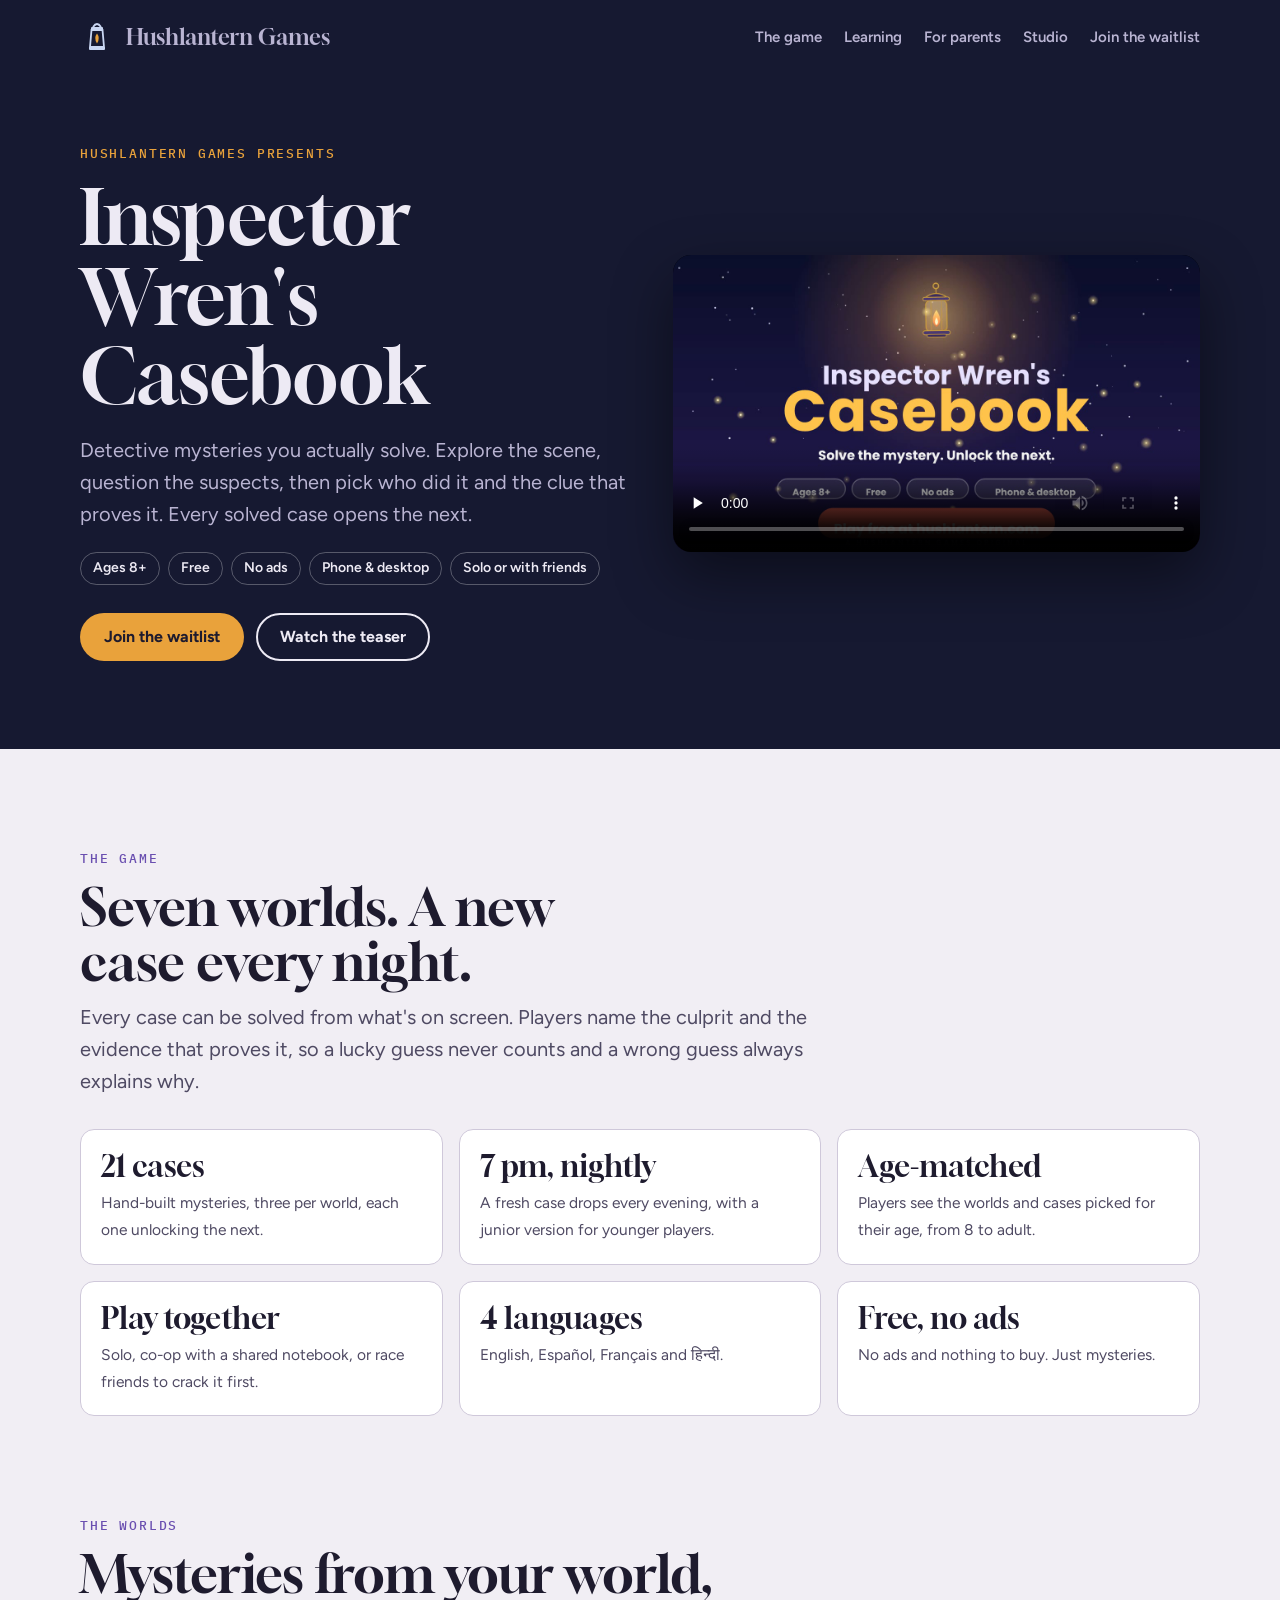
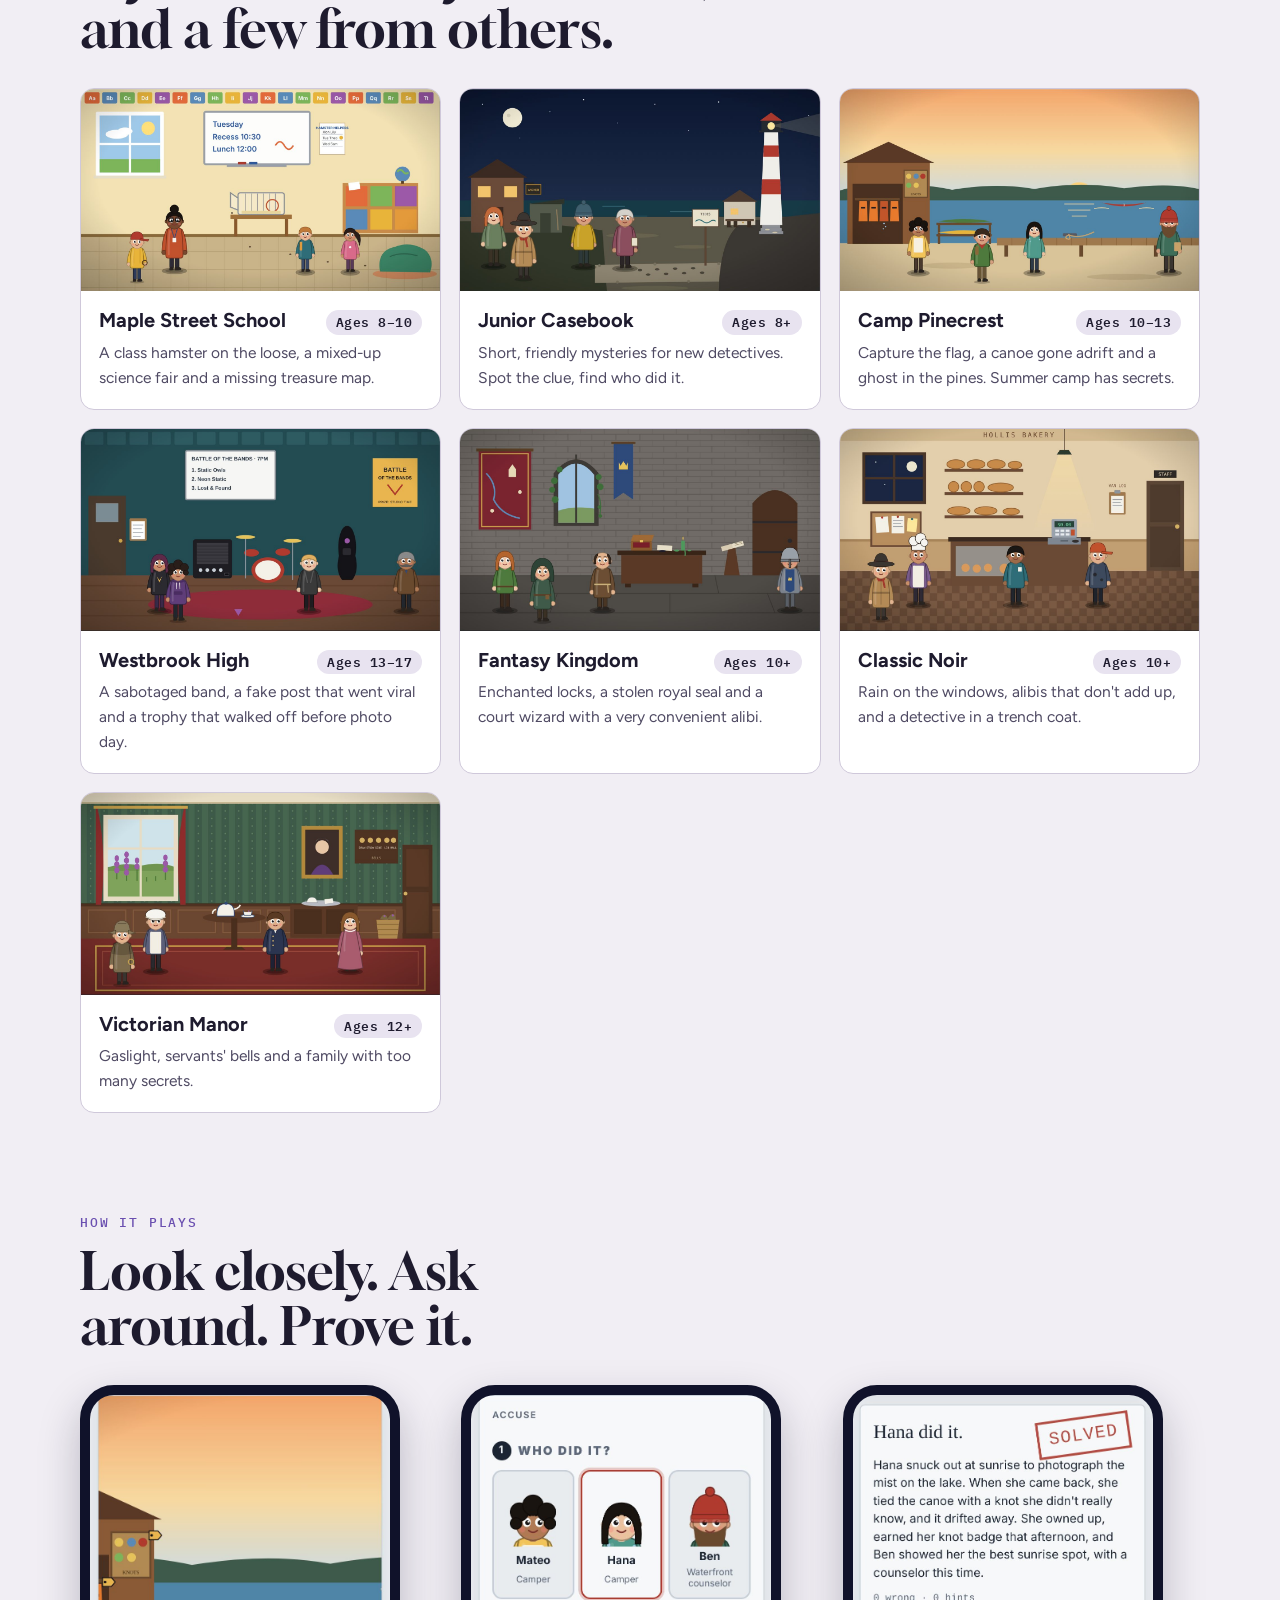
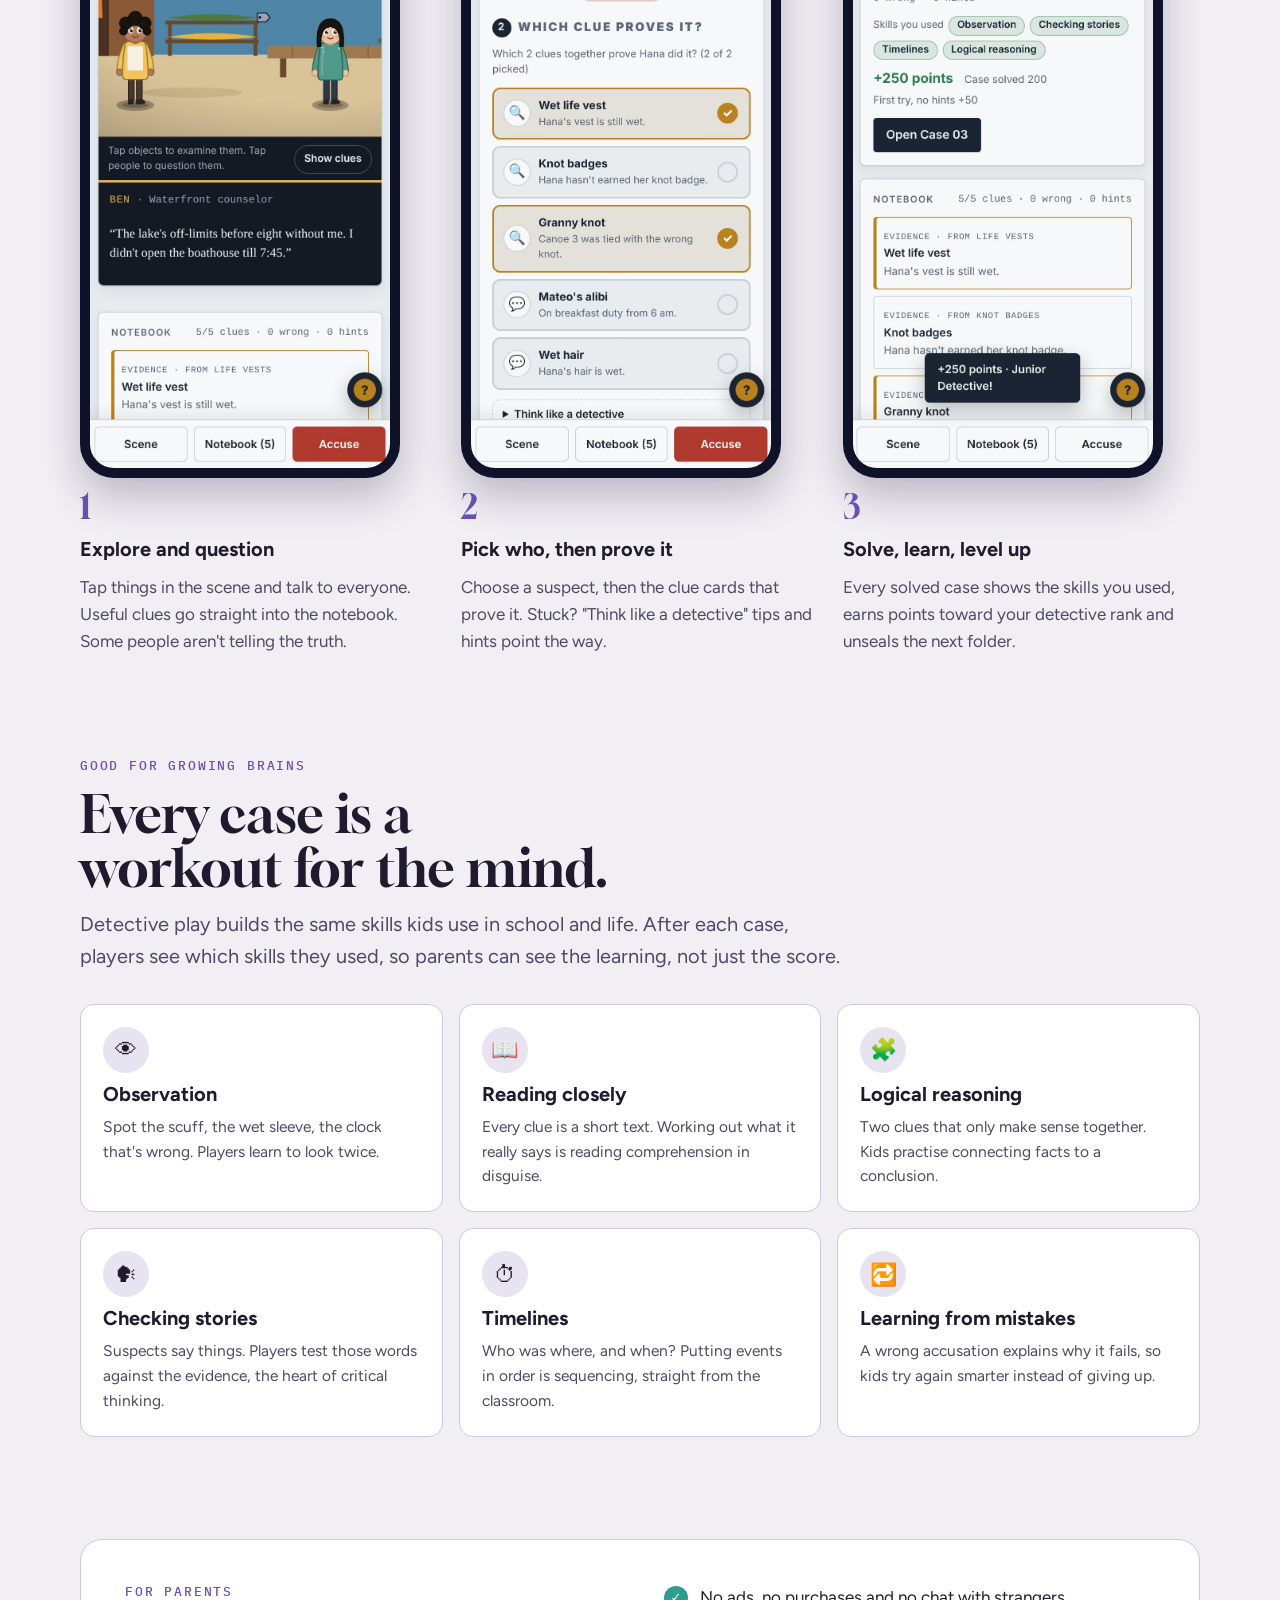
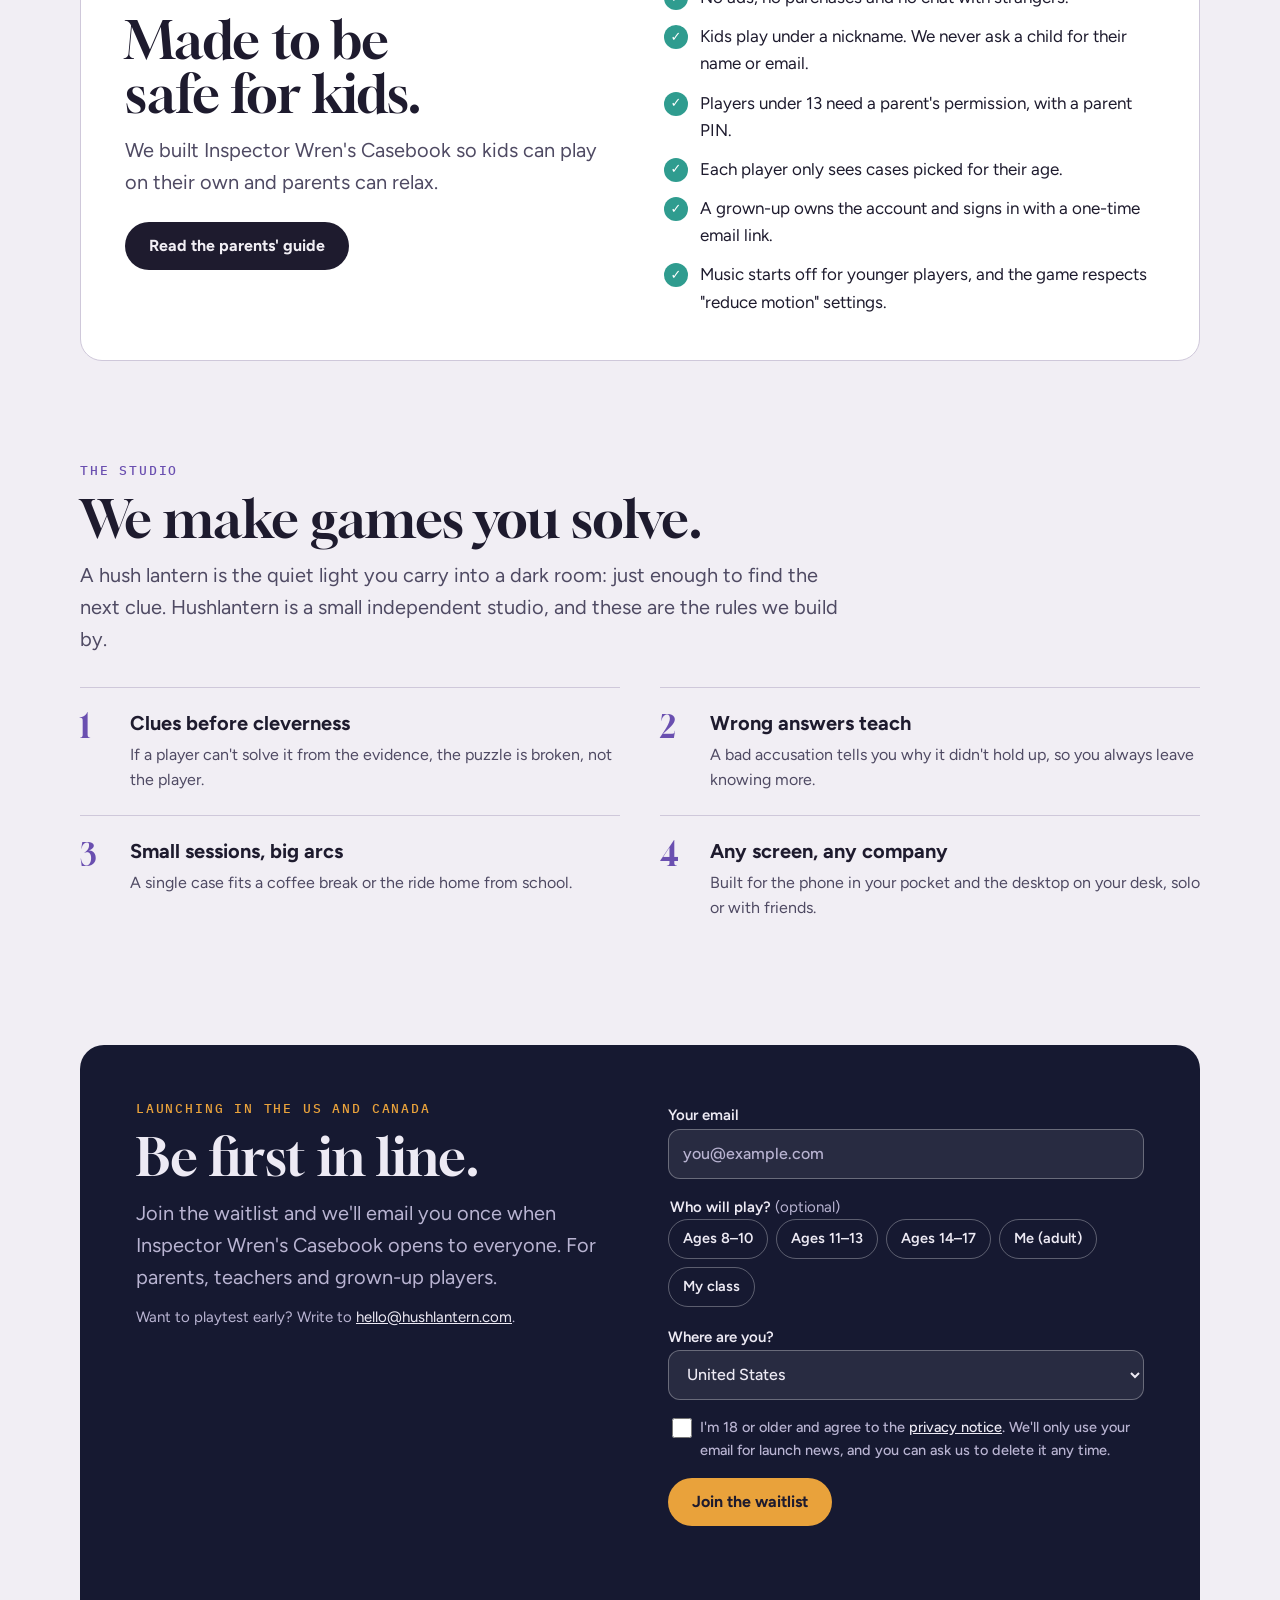
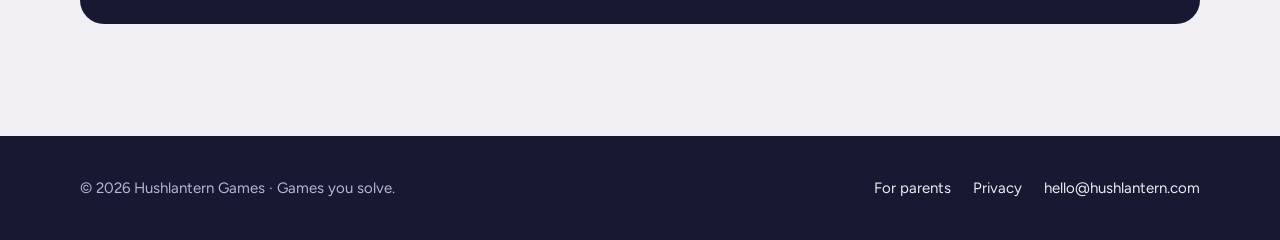
<file: index.html>
<!doctype html>
<html lang="en">
<head>
<meta charset="utf-8">
<meta name="viewport" content="width=device-width,initial-scale=1">
<title>Hushlantern Games · Inspector Wren's Casebook</title>
<meta name="description" content="Hushlantern Games makes games you solve. Inspector Wren's Casebook: free detective mysteries for ages 8 and up, on phone and desktop. No ads.">
<link rel="canonical" href="https://hushlantern.com/">
<meta property="og:type" content="website">
<meta property="og:site_name" content="Hushlantern Games">
<meta property="og:title" content="Inspector Wren's Casebook · Hushlantern Games">
<meta property="og:description" content="Free detective mysteries for ages 8 and up. Explore the scene, question suspects, prove who did it. No ads.">
<meta property="og:url" content="https://hushlantern.com/">
<meta property="og:image" content="https://hushlantern.com/assets/img/og-image.jpg">
<meta name="twitter:card" content="summary_large_image">
<meta name="theme-color" content="#161931">
<link rel="icon" href="assets/img/favicon.svg" type="image/svg+xml">
<link rel="apple-touch-icon" href="assets/img/apple-touch-icon.png">
<link rel="preconnect" href="https://fonts.googleapis.com">
<link rel="preconnect" href="https://fonts.gstatic.com" crossorigin>
<link rel="stylesheet" href="https://fonts.googleapis.com/css2?family=Gloock&family=Figtree:wght@400;500;600;700&family=IBM+Plex+Mono:wght@400;500&display=swap">
<link rel="stylesheet" href="assets/site.css">
<script type="application/ld+json">
{"@context":"https://schema.org","@type":"VideoGame","name":"Inspector Wren's Casebook","url":"https://hushlantern.com/","publisher":{"@type":"Organization","name":"Hushlantern Games","url":"https://hushlantern.com/"},"genre":["Mystery","Puzzle","Educational"],"gamePlatform":["Web browser","Mobile","Desktop"],"playMode":["SinglePlayer","CoOp","MultiPlayer"],"typicalAgeRange":"8-","offers":{"@type":"Offer","price":"0","priceCurrency":"USD"},"inLanguage":["en","es","fr","hi"]}
</script>
</head>
<body>
<a class="skip" href="#main">Skip to content</a>

<header class="top">
  <div class="wrap">
    <nav class="nav" aria-label="Main">
      <a class="brand" href="./">
        <svg width="34" height="34" viewBox="0 0 34 34" aria-hidden="true"><path d="M13 7 Q17 1 21 7" fill="none" stroke="#C9D6F2" stroke-width="1.8"/><rect x="11" y="7" width="12" height="3" rx="1" fill="#C9D6F2"/><path d="M11.5 10 L22.5 10 L24 27 L10 27Z" fill="none" stroke="#C9D6F2" stroke-width="1.8"/><path d="M17 13.5 Q20.5 18 17 23.5 Q13.5 18 17 13.5Z" fill="#E9A23B"/><rect x="9" y="27" width="16" height="3" rx="1" fill="#C9D6F2"/></svg>
        Hushlantern Games
      </a>
      <ul>
        <li><a href="#game">The game</a></li>
        <li><a href="#learning">Learning</a></li>
        <li><a href="parents.html">For parents</a></li>
        <li><a href="#studio">Studio</a></li>
        <li><a href="#waitlist">Join the waitlist</a></li>
      </ul>
    </nav>

    <div class="hero">
      <div>
        <p class="eyebrow">Hushlantern Games presents</p>
        <h1>Inspector Wren's Casebook</h1>
        <p class="lead">Detective mysteries you actually solve. Explore the scene, question the suspects, then pick who did it and the clue that proves it. Every solved case opens the next.</p>
        <ul class="chips" aria-label="At a glance">
          <li>Ages 8+</li><li>Free</li><li>No ads</li><li>Phone &amp; desktop</li><li>Solo or with friends</li>
        </ul>
        <div class="ctas">
          <a class="btn btn-primary" href="#waitlist" data-play>Join the waitlist</a>
          <a class="btn btn-ghost" href="#teaser">Watch the teaser</a>
        </div>
      </div>
      <div id="teaser" class="video-card">
        <video controls playsinline preload="none" poster="assets/img/teaser-poster.jpg" aria-label="Inspector Wren's Casebook teaser, 54 seconds">
          <source src="assets/video/casebook-teaser.mp4" type="video/mp4">
          <source src="assets/video/casebook-teaser.webm" type="video/webm">
          Your browser can't play this video. <a href="assets/video/casebook-teaser.mp4">Download the teaser</a>.
        </video>
      </div>
    </div>
  </div>
</header>

<main id="main">

  <section id="game" class="wrap" aria-labelledby="game-h">
    <div class="sec-head">
      <p class="eyebrow">The game</p>
      <h2 id="game-h">Seven worlds. A new case every night.</h2>
      <p class="lead">Every case can be solved from what's on screen. Players name the culprit and the evidence that proves it, so a lucky guess never counts and a wrong guess always explains why.</p>
    </div>
    <div class="facts">
      <div class="fact"><b>21 cases</b><span>Hand-built mysteries, three per world, each one unlocking the next.</span></div>
      <div class="fact"><b>7 pm, nightly</b><span>A fresh case drops every evening, with a junior version for younger players.</span></div>
      <div class="fact"><b>Age-matched</b><span>Players see the worlds and cases picked for their age, from 8 to adult.</span></div>
      <div class="fact"><b>Play together</b><span>Solo, co-op with a shared notebook, or race friends to crack it first.</span></div>
      <div class="fact"><b>4 languages</b><span>English, Español, Français and हिन्दी.</span></div>
      <div class="fact"><b>Free, no ads</b><span>No ads and nothing to buy. Just mysteries.</span></div>
    </div>
  </section>

  <section class="wrap" aria-labelledby="worlds-h">
    <div class="sec-head">
      <p class="eyebrow">The worlds</p>
      <h2 id="worlds-h">Mysteries from your world, and a few from others.</h2>
    </div>
    <div class="worlds">
      <article class="world"><img src="assets/img/world-maple.jpg" alt="A cheerful classroom with a hamster cage and three classmates" width="1280" height="720" loading="lazy"><div><h3>Maple Street School <span class="age">Ages 8–10</span></h3><p>A class hamster on the loose, a mixed-up science fair and a missing treasure map.</p></div></article>
      <article class="world"><img src="assets/img/world-junior.jpg" alt="A harbor at night with a lighthouse and townspeople" width="1280" height="720" loading="lazy"><div><h3>Junior Casebook <span class="age">Ages 8+</span></h3><p>Short, friendly mysteries for new detectives. Spot the clue, find who did it.</p></div></article>
      <article class="world"><img src="assets/img/world-camp.jpg" alt="A summer camp dock on a lake at sunrise" width="1280" height="720" loading="lazy"><div><h3>Camp Pinecrest <span class="age">Ages 10–13</span></h3><p>Capture the flag, a canoe gone adrift and a ghost in the pines. Summer camp has secrets.</p></div></article>
      <article class="world"><img src="assets/img/world-westbrook.jpg" alt="A high school music room set up for a battle of the bands" width="1280" height="720" loading="lazy"><div><h3>Westbrook High <span class="age">Ages 13–17</span></h3><p>A sabotaged band, a fake post that went viral and a trophy that walked off before photo day.</p></div></article>
      <article class="world"><img src="assets/img/world-fantasy.jpg" alt="A royal chancellor's tower room in a fantasy castle" width="1280" height="720" loading="lazy"><div><h3>Fantasy Kingdom <span class="age">Ages 10+</span></h3><p>Enchanted locks, a stolen royal seal and a court wizard with a very convenient alibi.</p></div></article>
      <article class="world"><img src="assets/img/world-noir.jpg" alt="A 1940s bakery at night with suspects by the counter" width="1280" height="720" loading="lazy"><div><h3>Classic Noir <span class="age">Ages 10+</span></h3><p>Rain on the windows, alibis that don't add up, and a detective in a trench coat.</p></div></article>
      <article class="world"><img src="assets/img/world-manor.jpg" alt="A Victorian drawing room with a tea table and family members" width="1280" height="720" loading="lazy"><div><h3>Victorian Manor <span class="age">Ages 12+</span></h3><p>Gaslight, servants' bells and a family with too many secrets.</p></div></article>
    </div>
  </section>

  <section class="wrap" aria-labelledby="how-h">
    <div class="sec-head">
      <p class="eyebrow">How it plays</p>
      <h2 id="how-h">Look closely. Ask around. Prove it.</h2>
    </div>
    <div class="steps">
      <div class="step"><div class="phone"><img src="assets/img/phone-explore.jpg" alt="Phone screen: a lakeside camp scene with a counselor speaking" loading="lazy"></div><span class="num">1</span><h3>Explore and question</h3><p>Tap things in the scene and talk to everyone. Useful clues go straight into the notebook. Some people aren't telling the truth.</p></div>
      <div class="step"><div class="phone"><img src="assets/img/phone-accuse.jpg" alt="Phone screen: picking Hana as the suspect and ticking two clue cards" loading="lazy"></div><span class="num">2</span><h3>Pick who, then prove it</h3><p>Choose a suspect, then the clue cards that prove it. Stuck? "Think like a detective" tips and hints point the way.</p></div>
      <div class="step"><div class="phone"><img src="assets/img/phone-solved.jpg" alt="Phone screen: a SOLVED stamp, the case explanation, skills used and points earned" loading="lazy"></div><span class="num">3</span><h3>Solve, learn, level up</h3><p>Every solved case shows the skills you used, earns points toward your detective rank and unseals the next folder.</p></div>
    </div>
  </section>

  <section id="learning" class="wrap" aria-labelledby="learn-h">
    <div class="sec-head">
      <p class="eyebrow">Good for growing brains</p>
      <h2 id="learn-h">Every case is a workout for the mind.</h2>
      <p class="lead">Detective play builds the same skills kids use in school and life. After each case, players see which skills they used, so parents can see the learning, not just the score.</p>
    </div>
    <div class="skills">
      <div class="skill"><span class="ic" aria-hidden="true">👁</span><h3>Observation</h3><p>Spot the scuff, the wet sleeve, the clock that's wrong. Players learn to look twice.</p></div>
      <div class="skill"><span class="ic" aria-hidden="true">📖</span><h3>Reading closely</h3><p>Every clue is a short text. Working out what it really says is reading comprehension in disguise.</p></div>
      <div class="skill"><span class="ic" aria-hidden="true">🧩</span><h3>Logical reasoning</h3><p>Two clues that only make sense together. Kids practise connecting facts to a conclusion.</p></div>
      <div class="skill"><span class="ic" aria-hidden="true">🗣</span><h3>Checking stories</h3><p>Suspects say things. Players test those words against the evidence, the heart of critical thinking.</p></div>
      <div class="skill"><span class="ic" aria-hidden="true">⏱</span><h3>Timelines</h3><p>Who was where, and when? Putting events in order is sequencing, straight from the classroom.</p></div>
      <div class="skill"><span class="ic" aria-hidden="true">🔁</span><h3>Learning from mistakes</h3><p>A wrong accusation explains why it fails, so kids try again smarter instead of giving up.</p></div>
    </div>
  </section>

  <section class="wrap" aria-labelledby="parents-h">
    <div class="band">
      <div class="sec-head" style="margin:0">
        <p class="eyebrow">For parents</p>
        <h2 id="parents-h">Made to be safe for kids.</h2>
        <p class="lead">We built Inspector Wren's Casebook so kids can play on their own and parents can relax.</p>
        <p><a class="btn btn-dark" href="parents.html" style="margin-top:12px">Read the parents' guide</a></p>
      </div>
      <ul class="ticks">
        <li>No ads, no purchases and no chat with strangers.</li>
        <li>Kids play under a nickname. We never ask a child for their name or email.</li>
        <li>Players under 13 need a parent's permission, with a parent PIN.</li>
        <li>Each player only sees cases picked for their age.</li>
        <li>A grown-up owns the account and signs in with a one-time email link.</li>
        <li>Music starts off for younger players, and the game respects "reduce motion" settings.</li>
      </ul>
    </div>
  </section>

  <section id="studio" class="wrap" aria-labelledby="studio-h">
    <div class="sec-head">
      <p class="eyebrow">The studio</p>
      <h2 id="studio-h">We make games you solve.</h2>
      <p class="lead">A hush lantern is the quiet light you carry into a dark room: just enough to find the next clue. Hushlantern is a small independent studio, and these are the rules we build by.</p>
    </div>
    <ol class="rules">
      <li><span class="n">1</span><div><h3>Clues before cleverness</h3><p>If a player can't solve it from the evidence, the puzzle is broken, not the player.</p></div></li>
      <li><span class="n">2</span><div><h3>Wrong answers teach</h3><p>A bad accusation tells you why it didn't hold up, so you always leave knowing more.</p></div></li>
      <li><span class="n">3</span><div><h3>Small sessions, big arcs</h3><p>A single case fits a coffee break or the ride home from school.</p></div></li>
      <li><span class="n">4</span><div><h3>Any screen, any company</h3><p>Built for the phone in your pocket and the desktop on your desk, solo or with friends.</p></div></li>
    </ol>
  </section>

  <section id="waitlist" class="wrap" aria-labelledby="wl-h">
    <div class="waitlist">
      <div class="sec-head" style="margin:0">
        <p class="eyebrow">Launching in the US and Canada</p>
        <h2 id="wl-h">Be first in line.</h2>
        <p class="lead">Join the waitlist and we'll email you once when Inspector Wren's Casebook opens to everyone. For parents, teachers and grown-up players.</p>
        <p class="lead" style="font-size:15px">Want to playtest early? Write to <a href="mailto:hello@hushlantern.com" style="color:var(--on-night)">hello@hushlantern.com</a>.</p>
      </div>
      <form id="wl-form" novalidate>
        <div>
          <label for="wl-email">Your email</label>
          <input id="wl-email" name="email" type="email" autocomplete="email" placeholder="you@example.com" required maxlength="254">
        </div>
        <fieldset>
          <legend>Who will play? <span style="font-weight:400;color:var(--on-night-muted)">(optional)</span></legend>
          <div class="opts">
            <label class="opt"><input type="checkbox" name="ages" value="8-10"><span>Ages 8–10</span></label>
            <label class="opt"><input type="checkbox" name="ages" value="11-13"><span>Ages 11–13</span></label>
            <label class="opt"><input type="checkbox" name="ages" value="14-17"><span>Ages 14–17</span></label>
            <label class="opt"><input type="checkbox" name="ages" value="adult"><span>Me (adult)</span></label>
            <label class="opt"><input type="checkbox" name="ages" value="class"><span>My class</span></label>
          </div>
        </fieldset>
        <div>
          <label for="wl-region">Where are you?</label>
          <select id="wl-region" name="region">
            <option value="US">United States</option>
            <option value="CA">Canada</option>
            <option value="other">Somewhere else</option>
          </select>
        </div>
        <div class="hp" aria-hidden="true"><label for="wl-company">Leave this empty</label><input id="wl-company" name="company" type="text" tabindex="-1" autocomplete="off"></div>
        <label class="check"><input type="checkbox" name="consent" id="wl-consent" required><span>I'm 18 or older and agree to the <a href="privacy.html">privacy notice</a>. We'll only use your email for launch news, and you can ask us to delete it any time.</span></label>
        <div><button class="btn btn-primary" type="submit" id="wl-submit">Join the waitlist</button></div>
        <p class="msg" id="wl-msg" role="status" aria-live="polite"></p>
      </form>
    </div>
  </section>

</main>

<footer class="foot">
  <div class="wrap">
    <span>© 2026 Hushlantern Games · Games you solve.</span>
    <nav aria-label="Footer">
      <a href="parents.html">For parents</a>
      <a href="privacy.html">Privacy</a>
      <a href="mailto:hello@hushlantern.com">hello@hushlantern.com</a>
    </nav>
  </div>
</footer>

<script src="assets/config.js"></script>
<script src="assets/hl-analytics.js" data-autostart="site"></script>
<script src="assets/site.js"></script>
</body>
</html>
</file>
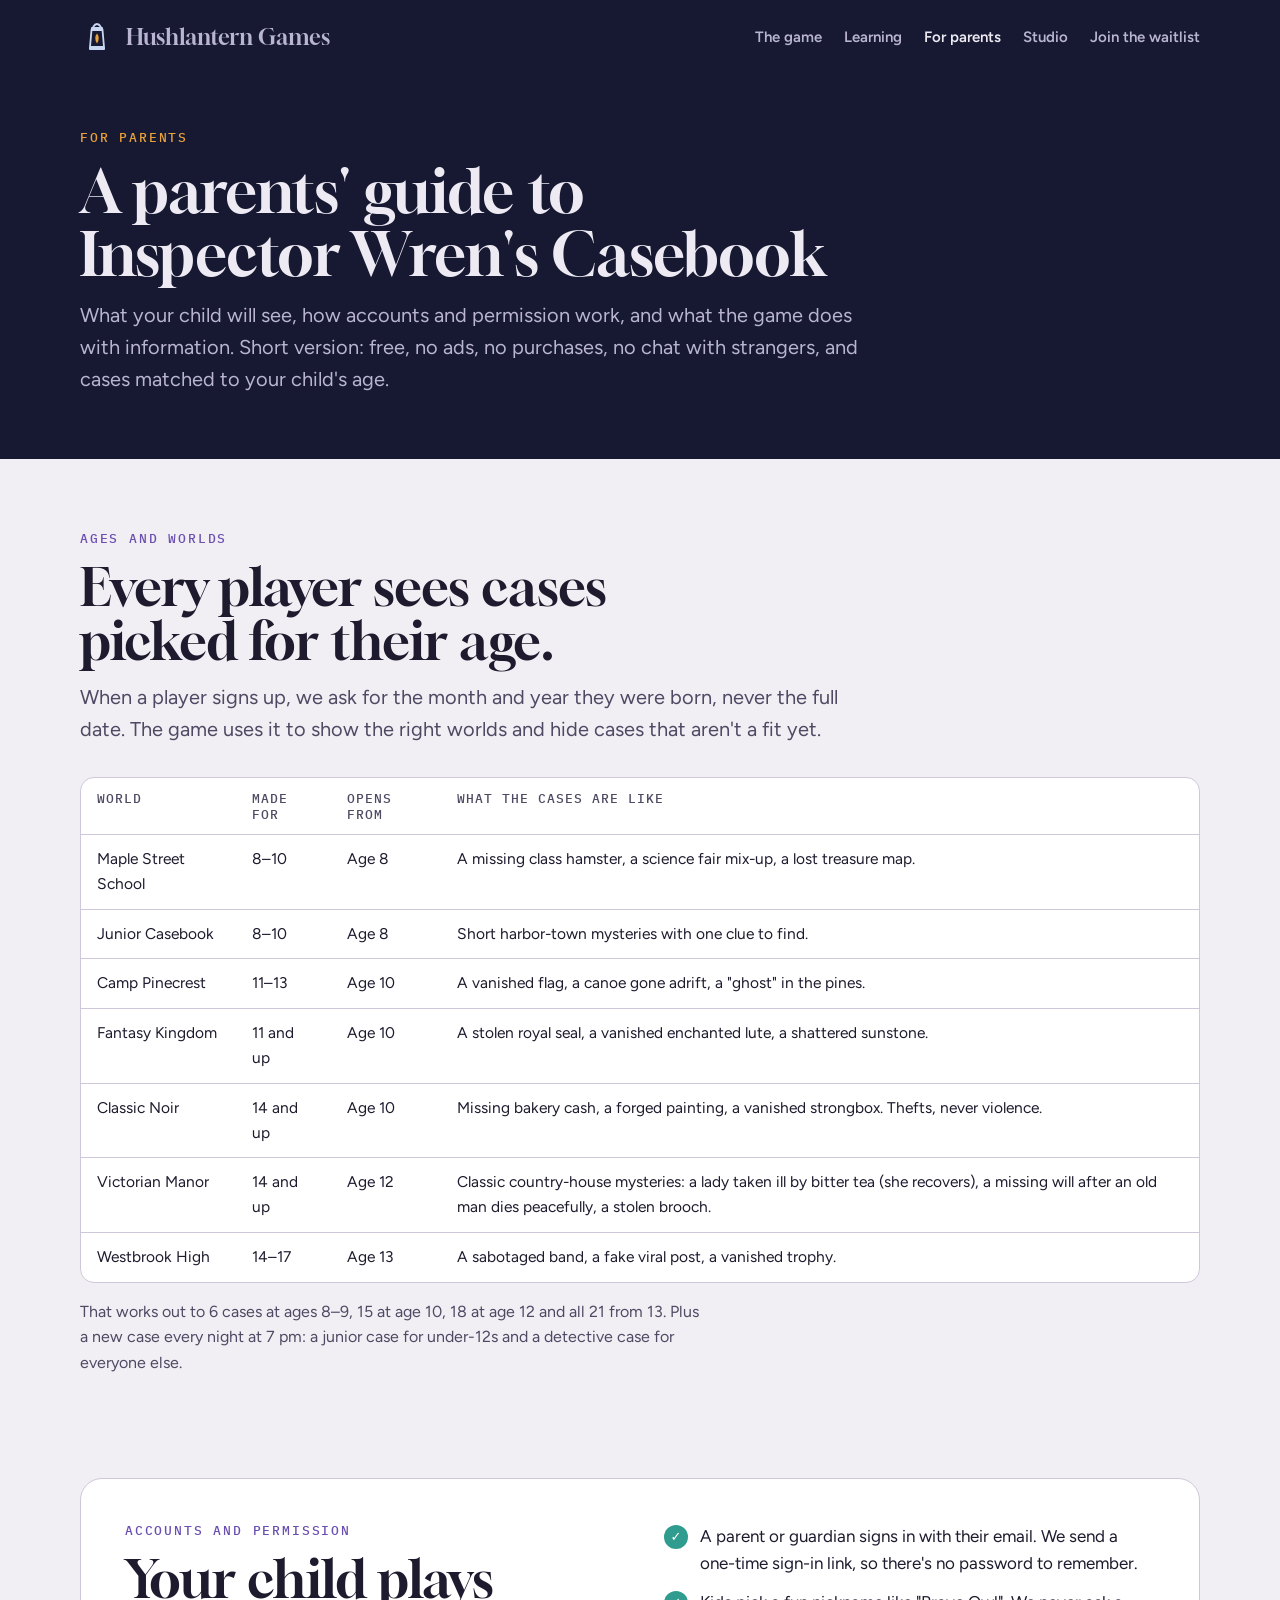
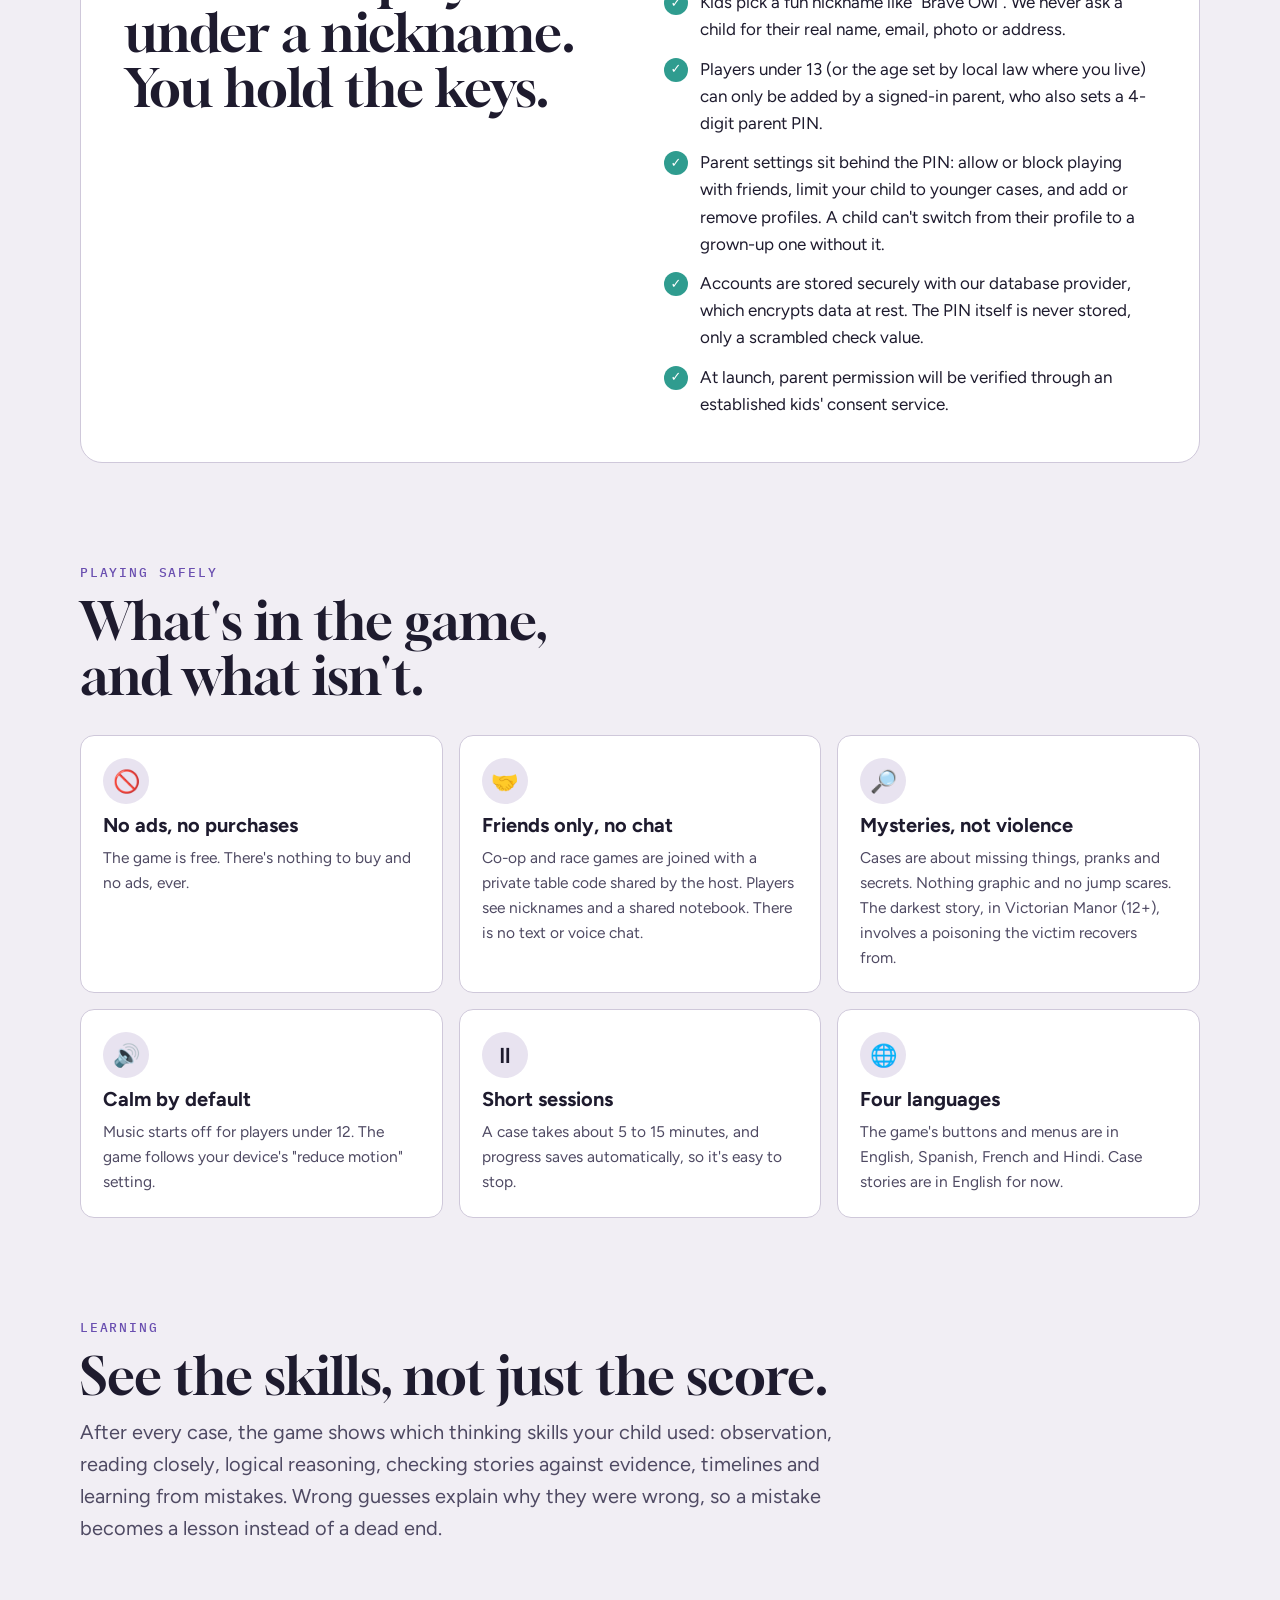
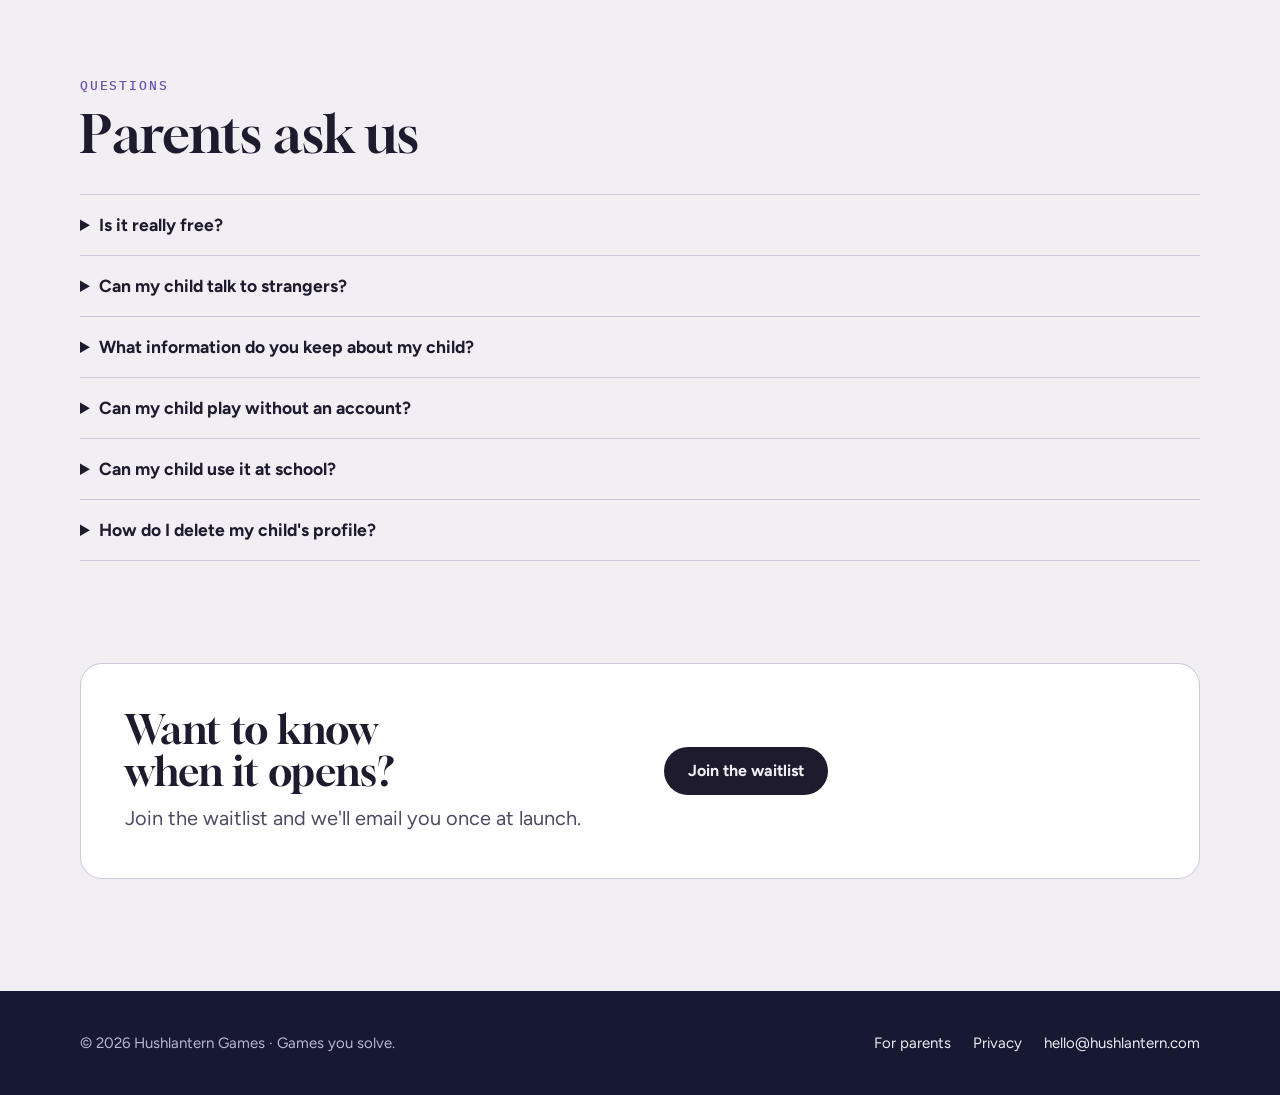
<file: parents.html>
<!doctype html>
<html lang="en">
<head>
<meta charset="utf-8">
<meta name="viewport" content="width=device-width,initial-scale=1">
<title>For parents · Hushlantern Games</title>
<meta name="description" content="A parents' guide to Inspector Wren's Casebook: ages, what kids see, accounts and permission, safety, learning and data.">
<link rel="canonical" href="https://hushlantern.com/parents.html">
<meta property="og:title" content="For parents · Inspector Wren's Casebook">
<meta property="og:description" content="Ages, safety, accounts and learning: what parents should know about Inspector Wren's Casebook.">
<meta property="og:image" content="https://hushlantern.com/assets/img/og-image.jpg">
<meta name="twitter:card" content="summary_large_image">
<meta name="theme-color" content="#161931">
<link rel="icon" href="assets/img/favicon.svg" type="image/svg+xml">
<link rel="apple-touch-icon" href="assets/img/apple-touch-icon.png">
<link rel="preconnect" href="https://fonts.googleapis.com">
<link rel="preconnect" href="https://fonts.gstatic.com" crossorigin>
<link rel="stylesheet" href="https://fonts.googleapis.com/css2?family=Gloock&family=Figtree:wght@400;500;600;700&family=IBM+Plex+Mono:wght@400;500&display=swap">
<link rel="stylesheet" href="assets/site.css">
</head>
<body>
<a class="skip" href="#main">Skip to content</a>
<header class="top">
  <div class="wrap">
    <nav class="nav" aria-label="Main">
      <a class="brand" href="./">
        <svg width="34" height="34" viewBox="0 0 34 34" aria-hidden="true"><path d="M13 7 Q17 1 21 7" fill="none" stroke="#C9D6F2" stroke-width="1.8"/><rect x="11" y="7" width="12" height="3" rx="1" fill="#C9D6F2"/><path d="M11.5 10 L22.5 10 L24 27 L10 27Z" fill="none" stroke="#C9D6F2" stroke-width="1.8"/><path d="M17 13.5 Q20.5 18 17 23.5 Q13.5 18 17 13.5Z" fill="#E9A23B"/><rect x="9" y="27" width="16" height="3" rx="1" fill="#C9D6F2"/></svg>
        Hushlantern Games
      </a>
      <ul>
        <li><a href="./#game">The game</a></li>
        <li><a href="./#learning">Learning</a></li>
        <li><a href="parents.html" aria-current="page">For parents</a></li>
        <li><a href="./#studio">Studio</a></li>
        <li><a href="./#waitlist">Join the waitlist</a></li>
      </ul>
    </nav>
    <div class="page-hero">
      <p class="eyebrow" style="color:var(--amber)">For parents</p>
      <h1>A parents' guide to Inspector Wren's Casebook</h1>
      <p class="lead">What your child will see, how accounts and permission work, and what the game does with information. Short version: free, no ads, no purchases, no chat with strangers, and cases matched to your child's age.</p>
    </div>
  </div>
</header>

<main id="main">
  <section class="wrap" aria-labelledby="ages-h" style="padding-top:clamp(40px,6vw,72px)">
    <div class="sec-head">
      <p class="eyebrow">Ages and worlds</p>
      <h2 id="ages-h">Every player sees cases picked for their age.</h2>
      <p class="lead">When a player signs up, we ask for the month and year they were born, never the full date. The game uses it to show the right worlds and hide cases that aren't a fit yet.</p>
    </div>
    <div class="table-wrap">
      <table>
        <thead><tr><th scope="col">World</th><th scope="col">Made for</th><th scope="col">Opens from</th><th scope="col">What the cases are like</th></tr></thead>
        <tbody>
          <tr><td data-l="World">Maple Street School</td><td data-l="Made for">8–10</td><td data-l="Opens from">Age 8</td><td data-l="What the cases are like">A missing class hamster, a science fair mix-up, a lost treasure map.</td></tr>
          <tr><td data-l="World">Junior Casebook</td><td data-l="Made for">8–10</td><td data-l="Opens from">Age 8</td><td data-l="What the cases are like">Short harbor-town mysteries with one clue to find.</td></tr>
          <tr><td data-l="World">Camp Pinecrest</td><td data-l="Made for">11–13</td><td data-l="Opens from">Age 10</td><td data-l="What the cases are like">A vanished flag, a canoe gone adrift, a "ghost" in the pines.</td></tr>
          <tr><td data-l="World">Fantasy Kingdom</td><td data-l="Made for">11 and up</td><td data-l="Opens from">Age 10</td><td data-l="What the cases are like">A stolen royal seal, a vanished enchanted lute, a shattered sunstone.</td></tr>
          <tr><td data-l="World">Classic Noir</td><td data-l="Made for">14 and up</td><td data-l="Opens from">Age 10</td><td data-l="What the cases are like">Missing bakery cash, a forged painting, a vanished strongbox. Thefts, never violence.</td></tr>
          <tr><td data-l="World">Victorian Manor</td><td data-l="Made for">14 and up</td><td data-l="Opens from">Age 12</td><td data-l="What the cases are like">Classic country-house mysteries: a lady taken ill by bitter tea (she recovers), a missing will after an old man dies peacefully, a stolen brooch.</td></tr>
          <tr><td data-l="World">Westbrook High</td><td data-l="Made for">14–17</td><td data-l="Opens from">Age 13</td><td data-l="What the cases are like">A sabotaged band, a fake viral post, a vanished trophy.</td></tr>
        </tbody>
      </table>
    </div>
    <p class="lead" style="margin-top:16px;font-size:16px">That works out to 6 cases at ages 8–9, 15 at age 10, 18 at age 12 and all 21 from 13. Plus a new case every night at 7 pm: a junior case for under-12s and a detective case for everyone else.</p>
  </section>

  <section class="wrap" aria-labelledby="acct-h">
    <div class="band">
      <div class="sec-head" style="margin:0">
        <p class="eyebrow">Accounts and permission</p>
        <h2 id="acct-h">Your child plays under a nickname. You hold the keys.</h2>
      </div>
      <ul class="ticks">
        <li>A parent or guardian signs in with their email. We send a one-time sign-in link, so there's no password to remember.</li>
        <li>Kids pick a fun nickname like "Brave Owl". We never ask a child for their real name, email, photo or address.</li>
        <li>Players under 13 (or the age set by local law where you live) can only be added by a signed-in parent, who also sets a 4-digit parent PIN.</li>
        <li>Parent settings sit behind the PIN: allow or block playing with friends, limit your child to younger cases, and add or remove profiles. A child can't switch from their profile to a grown-up one without it.</li>
        <li>Accounts are stored securely with our database provider, which encrypts data at rest. The PIN itself is never stored, only a scrambled check value.</li>
        <li>At launch, parent permission will be verified through an established kids' consent service.</li>
      </ul>
    </div>
  </section>

  <section class="wrap" aria-labelledby="safe-h">
    <div class="sec-head">
      <p class="eyebrow">Playing safely</p>
      <h2 id="safe-h">What's in the game, and what isn't.</h2>
    </div>
    <div class="skills">
      <div class="skill"><span class="ic" aria-hidden="true">🚫</span><h3>No ads, no purchases</h3><p>The game is free. There's nothing to buy and no ads, ever.</p></div>
      <div class="skill"><span class="ic" aria-hidden="true">🤝</span><h3>Friends only, no chat</h3><p>Co-op and race games are joined with a private table code shared by the host. Players see nicknames and a shared notebook. There is no text or voice chat.</p></div>
      <div class="skill"><span class="ic" aria-hidden="true">🔎</span><h3>Mysteries, not violence</h3><p>Cases are about missing things, pranks and secrets. Nothing graphic and no jump scares. The darkest story, in Victorian Manor (12+), involves a poisoning the victim recovers from.</p></div>
      <div class="skill"><span class="ic" aria-hidden="true">🔊</span><h3>Calm by default</h3><p>Music starts off for players under 12. The game follows your device's "reduce motion" setting.</p></div>
      <div class="skill"><span class="ic" aria-hidden="true">⏸</span><h3>Short sessions</h3><p>A case takes about 5 to 15 minutes, and progress saves automatically, so it's easy to stop.</p></div>
      <div class="skill"><span class="ic" aria-hidden="true">🌐</span><h3>Four languages</h3><p>The game's buttons and menus are in English, Spanish, French and Hindi. Case stories are in English for now.</p></div>
    </div>
  </section>

  <section class="wrap" aria-labelledby="learn-h">
    <div class="sec-head">
      <p class="eyebrow">Learning</p>
      <h2 id="learn-h">See the skills, not just the score.</h2>
      <p class="lead">After every case, the game shows which thinking skills your child used: observation, reading closely, logical reasoning, checking stories against evidence, timelines and learning from mistakes. Wrong guesses explain why they were wrong, so a mistake becomes a lesson instead of a dead end.</p>
    </div>
  </section>

  <section class="wrap faq" aria-labelledby="faq-h">
    <div class="sec-head">
      <p class="eyebrow">Questions</p>
      <h2 id="faq-h">Parents ask us</h2>
    </div>
    <details><summary>Is it really free?</summary><p>Yes. No ads, no purchases and no subscriptions. We'll tell you clearly before that ever changes.</p></details>
    <details><summary>Can my child talk to strangers?</summary><p>No. There's no chat of any kind. Group play only works with a private table code that the host shares, and players appear by nickname only.</p></details>
    <details><summary>What information do you keep about my child?</summary><p>A nickname, the month and year of birth (to pick age-right cases), region and language settings, and game progress such as solved cases and points. To improve the game we also count things like cases solved and time played, tagged with a random player ID and an age group, never the nickname. We don't collect a child's name, email, photos, location or contacts, and we never use any of it for ads. The <a href="privacy.html">privacy notice</a> has the details.</p></details>
    <details><summary>Can my child play without an account?</summary><p>Yes. Choose "Play as a guest" and progress stays on that device only. Signing in saves progress across devices and lets parents turn on playing with friends.</p></details>
    <details><summary>Can my child use it at school?</summary><p>Yes. It runs in any modern browser, on Chromebooks, tablets and computers, with nothing to install. Teachers can join the waitlist with "My class" and we'll be in touch about classroom use.</p></details>
    <details><summary>How do I delete my child's profile?</summary><p>Open the profile menu, choose Parent settings, enter your PIN and remove the profile. You can also email <a href="mailto:hello@hushlantern.com">hello@hushlantern.com</a> and we'll delete it for you.</p></details>
  </section>

  <section class="wrap">
    <div class="band" style="align-items:center">
      <div><h2 style="font-size:clamp(28px,3.4vw,40px)">Want to know when it opens?</h2><p class="lead" style="margin-top:10px">Join the waitlist and we'll email you once at launch.</p></div>
      <p><a class="btn btn-dark" href="./#waitlist">Join the waitlist</a></p>
    </div>
  </section>
</main>

<footer class="foot">
  <div class="wrap">
    <span>© 2026 Hushlantern Games · Games you solve.</span>
    <nav aria-label="Footer">
      <a href="parents.html">For parents</a>
      <a href="privacy.html">Privacy</a>
      <a href="mailto:hello@hushlantern.com">hello@hushlantern.com</a>
    </nav>
  </div>
</footer>
<script src="assets/config.js"></script>
<script src="assets/hl-analytics.js" data-autostart="site"></script>
</body>
</html>
</file>
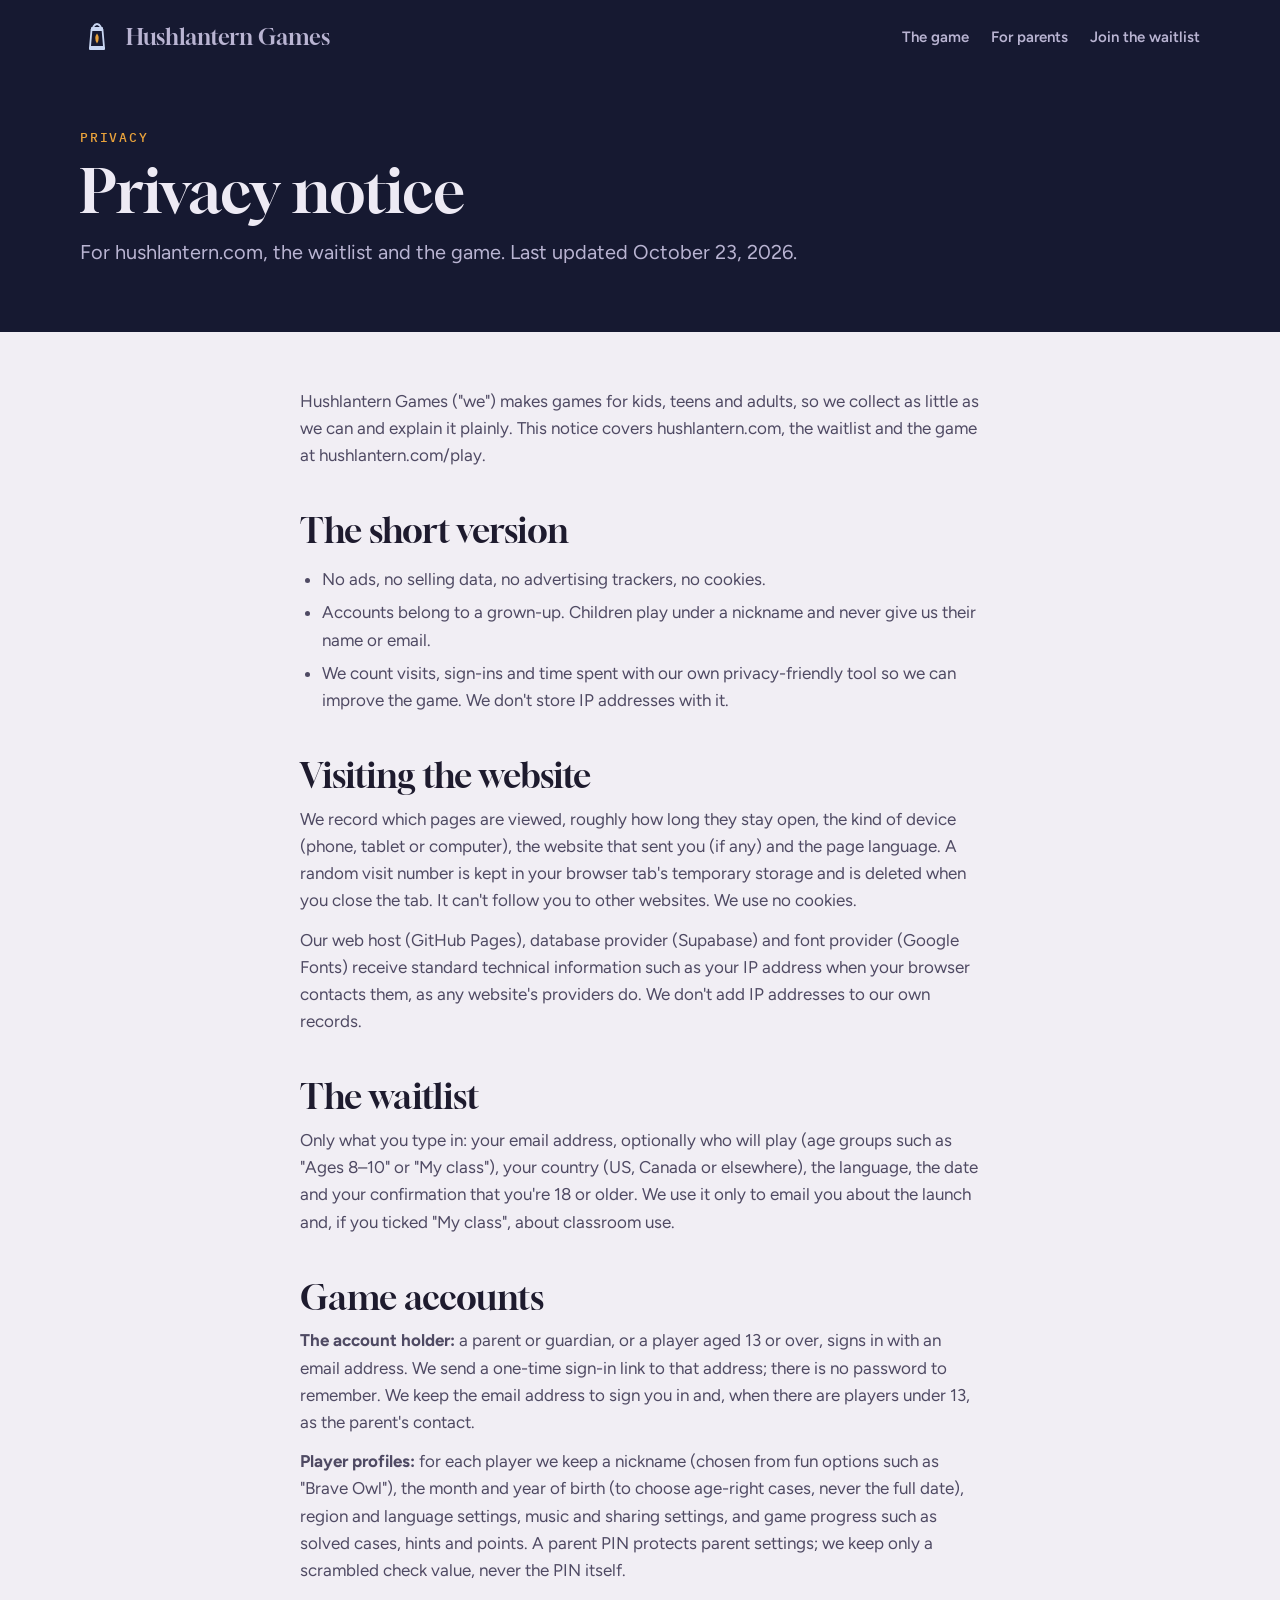
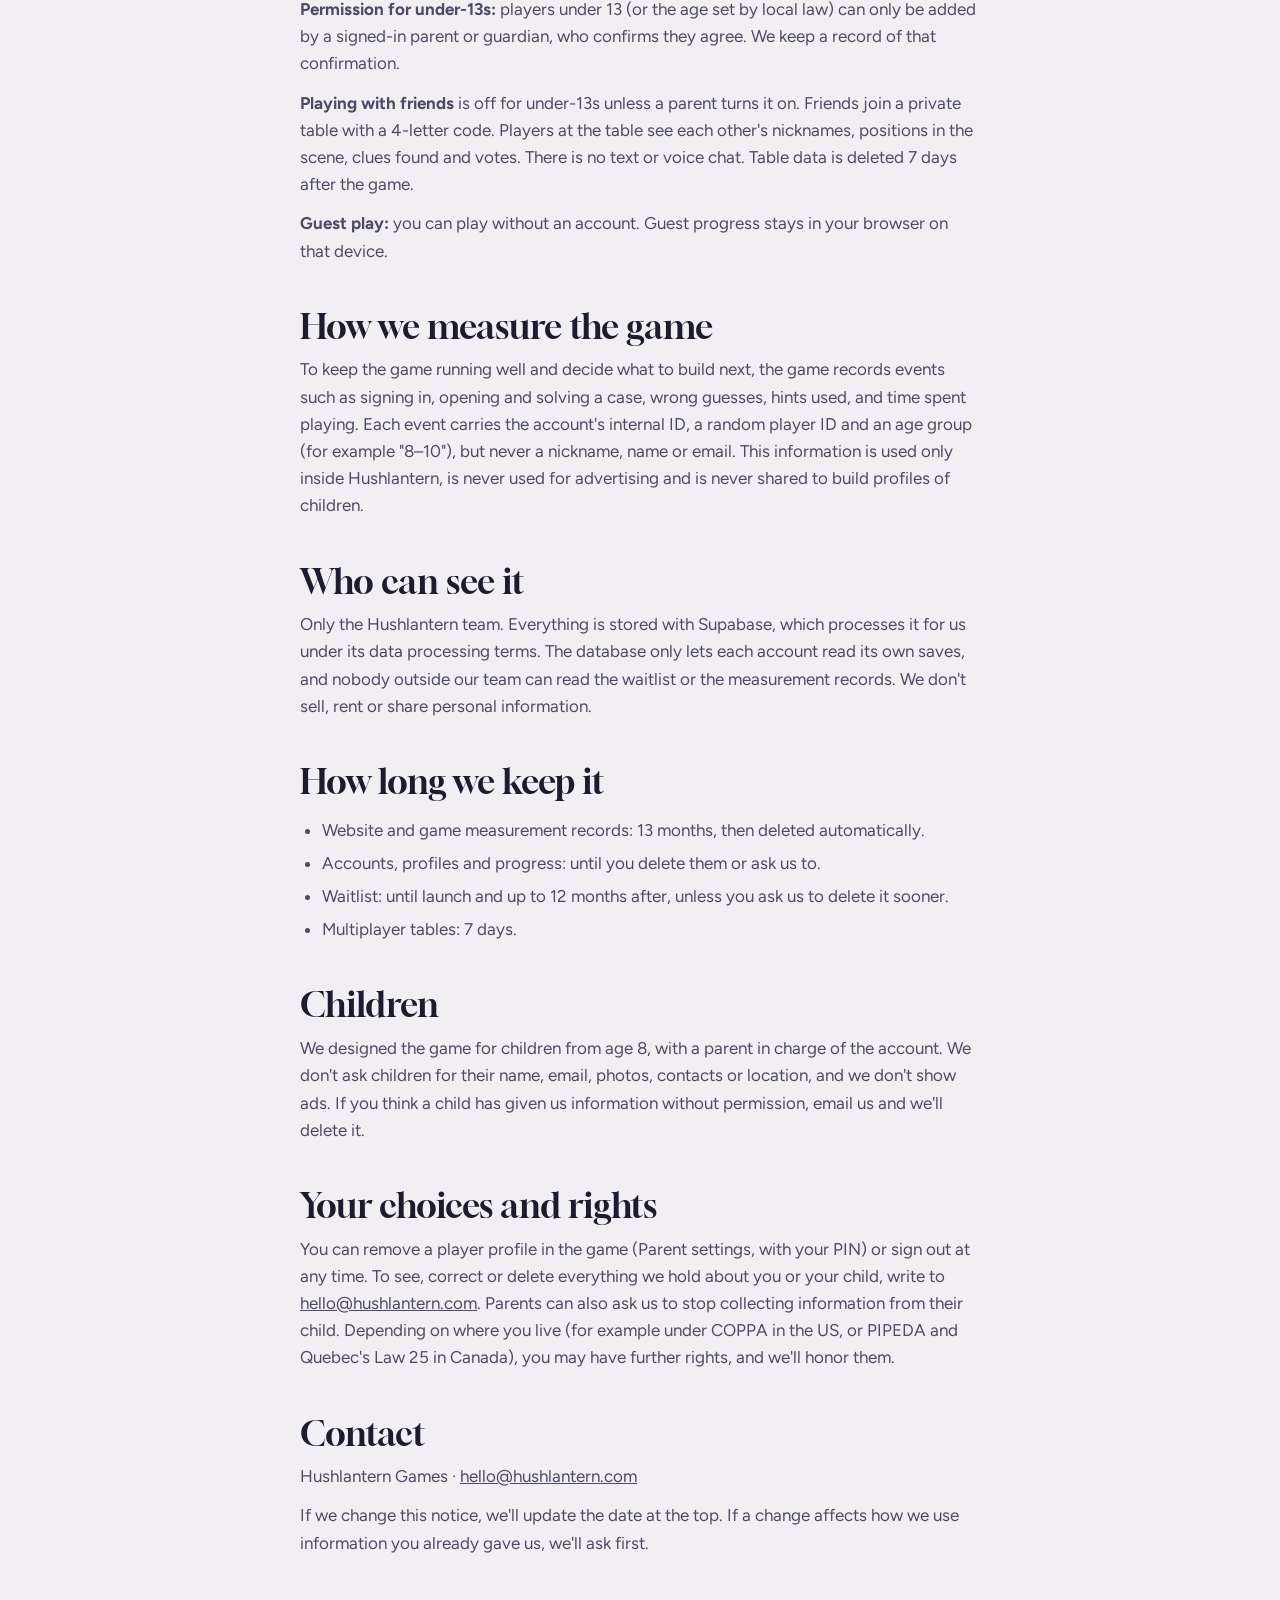
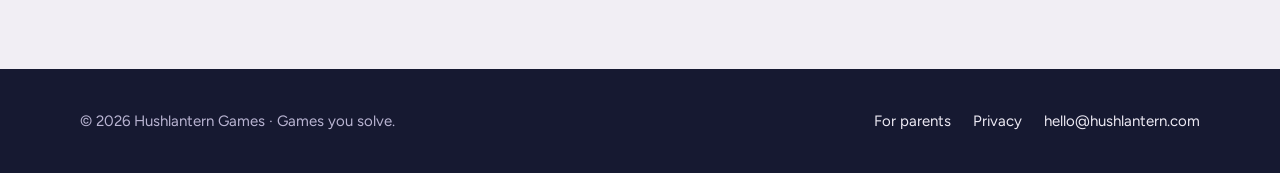
<file: privacy.html>
<!doctype html>
<html lang="en">
<head>
<meta charset="utf-8">
<meta name="viewport" content="width=device-width,initial-scale=1">
<title>Privacy notice · Hushlantern Games</title>
<meta name="description" content="How Hushlantern Games handles information on hushlantern.com and the launch waitlist.">
<link rel="canonical" href="https://hushlantern.com/privacy.html">
<meta name="theme-color" content="#161931">
<link rel="icon" href="assets/img/favicon.svg" type="image/svg+xml">
<link rel="preconnect" href="https://fonts.googleapis.com">
<link rel="preconnect" href="https://fonts.gstatic.com" crossorigin>
<link rel="stylesheet" href="https://fonts.googleapis.com/css2?family=Gloock&family=Figtree:wght@400;500;600;700&family=IBM+Plex+Mono:wght@400;500&display=swap">
<link rel="stylesheet" href="assets/site.css">
</head>
<body>
<!-- DRAFT for legal review before public launch of kids' accounts (COPPA verifiable parental consent, PIPEDA, Quebec Law 25). -->
<a class="skip" href="#main">Skip to content</a>
<header class="top">
  <div class="wrap">
    <nav class="nav" aria-label="Main">
      <a class="brand" href="./">
        <svg width="34" height="34" viewBox="0 0 34 34" aria-hidden="true"><path d="M13 7 Q17 1 21 7" fill="none" stroke="#C9D6F2" stroke-width="1.8"/><rect x="11" y="7" width="12" height="3" rx="1" fill="#C9D6F2"/><path d="M11.5 10 L22.5 10 L24 27 L10 27Z" fill="none" stroke="#C9D6F2" stroke-width="1.8"/><path d="M17 13.5 Q20.5 18 17 23.5 Q13.5 18 17 13.5Z" fill="#E9A23B"/><rect x="9" y="27" width="16" height="3" rx="1" fill="#C9D6F2"/></svg>
        Hushlantern Games
      </a>
      <ul>
        <li><a href="./#game">The game</a></li>
        <li><a href="parents.html">For parents</a></li>
        <li><a href="./#waitlist">Join the waitlist</a></li>
      </ul>
    </nav>
    <div class="page-hero">
      <p class="eyebrow" style="color:var(--amber)">Privacy</p>
      <h1>Privacy notice</h1>
      <p class="lead">For hushlantern.com, the waitlist and the game. Last updated October 23, 2026.</p>
    </div>
  </div>
</header>

<main id="main">
  <div class="wrap prose" style="padding-top:clamp(32px,5vw,56px)">
    <p>Hushlantern Games ("we") makes games for kids, teens and adults, so we collect as little as we can and explain it plainly. This notice covers hushlantern.com, the waitlist and the game at hushlantern.com/play.</p>

    <h2>The short version</h2>
    <ul>
      <li>No ads, no selling data, no advertising trackers, no cookies.</li>
      <li>Accounts belong to a grown-up. Children play under a nickname and never give us their name or email.</li>
      <li>We count visits, sign-ins and time spent with our own privacy-friendly tool so we can improve the game. We don't store IP addresses with it.</li>
    </ul>

    <h2>Visiting the website</h2>
    <p>We record which pages are viewed, roughly how long they stay open, the kind of device (phone, tablet or computer), the website that sent you (if any) and the page language. A random visit number is kept in your browser tab's temporary storage and is deleted when you close the tab. It can't follow you to other websites. We use no cookies.</p>
    <p>Our web host (GitHub Pages), database provider (Supabase) and font provider (Google Fonts) receive standard technical information such as your IP address when your browser contacts them, as any website's providers do. We don't add IP addresses to our own records.</p>

    <h2>The waitlist</h2>
    <p>Only what you type in: your email address, optionally who will play (age groups such as "Ages 8–10" or "My class"), your country (US, Canada or elsewhere), the language, the date and your confirmation that you're 18 or older. We use it only to email you about the launch and, if you ticked "My class", about classroom use.</p>

    <h2>Game accounts</h2>
    <p><b>The account holder:</b> a parent or guardian, or a player aged 13 or over, signs in with an email address. We send a one-time sign-in link to that address; there is no password to remember. We keep the email address to sign you in and, when there are players under 13, as the parent's contact.</p>
    <p><b>Player profiles:</b> for each player we keep a nickname (chosen from fun options such as "Brave Owl"), the month and year of birth (to choose age-right cases, never the full date), region and language settings, music and sharing settings, and game progress such as solved cases, hints and points. A parent PIN protects parent settings; we keep only a scrambled check value, never the PIN itself.</p>
    <p><b>Permission for under-13s:</b> players under 13 (or the age set by local law) can only be added by a signed-in parent or guardian, who confirms they agree. We keep a record of that confirmation.</p>
    <p><b>Playing with friends</b> is off for under-13s unless a parent turns it on. Friends join a private table with a 4-letter code. Players at the table see each other's nicknames, positions in the scene, clues found and votes. There is no text or voice chat. Table data is deleted 7 days after the game.</p>
    <p><b>Guest play:</b> you can play without an account. Guest progress stays in your browser on that device.</p>

    <h2>How we measure the game</h2>
    <p>To keep the game running well and decide what to build next, the game records events such as signing in, opening and solving a case, wrong guesses, hints used, and time spent playing. Each event carries the account's internal ID, a random player ID and an age group (for example "8–10"), but never a nickname, name or email. This information is used only inside Hushlantern, is never used for advertising and is never shared to build profiles of children.</p>

    <h2>Who can see it</h2>
    <p>Only the Hushlantern team. Everything is stored with Supabase, which processes it for us under its data processing terms. The database only lets each account read its own saves, and nobody outside our team can read the waitlist or the measurement records. We don't sell, rent or share personal information.</p>

    <h2>How long we keep it</h2>
    <ul>
      <li>Website and game measurement records: 13 months, then deleted automatically.</li>
      <li>Accounts, profiles and progress: until you delete them or ask us to.</li>
      <li>Waitlist: until launch and up to 12 months after, unless you ask us to delete it sooner.</li>
      <li>Multiplayer tables: 7 days.</li>
    </ul>

    <h2>Children</h2>
    <p>We designed the game for children from age 8, with a parent in charge of the account. We don't ask children for their name, email, photos, contacts or location, and we don't show ads. If you think a child has given us information without permission, email us and we'll delete it.</p>

    <h2>Your choices and rights</h2>
    <p>You can remove a player profile in the game (Parent settings, with your PIN) or sign out at any time. To see, correct or delete everything we hold about you or your child, write to <a href="mailto:hello@hushlantern.com">hello@hushlantern.com</a>. Parents can also ask us to stop collecting information from their child. Depending on where you live (for example under COPPA in the US, or PIPEDA and Quebec's Law 25 in Canada), you may have further rights, and we'll honor them.</p>

    <h2>Contact</h2>
    <p>Hushlantern Games · <a href="mailto:hello@hushlantern.com">hello@hushlantern.com</a></p>
    <p>If we change this notice, we'll update the date at the top. If a change affects how we use information you already gave us, we'll ask first.</p>
  </div>
</main>

<footer class="foot">
  <div class="wrap">
    <span>© 2026 Hushlantern Games · Games you solve.</span>
    <nav aria-label="Footer">
      <a href="parents.html">For parents</a>
      <a href="privacy.html" aria-current="page">Privacy</a>
      <a href="mailto:hello@hushlantern.com">hello@hushlantern.com</a>
    </nav>
  </div>
</footer>
<script src="assets/config.js"></script>
<script src="assets/hl-analytics.js" data-autostart="site"></script>
</body>
</html>
</file>
<file: assets/site.css>
/* Hushlantern Games — site styles */
:root{
  --bg:#F1EEF4;--surface:#FFFFFF;--surface-2:#E8E3F0;--ink:#1E1B2E;--muted:#4F4A63;--line:#CFC8DA;
  --night:#161931;--night-2:#1F2346;--on-night:#EDEAF4;--on-night-muted:#B9B4D2;
  --violet:#6A4FB0;--violet-ink:#5A3E9E;--amber:#E9A23B;--amber-ink:#1E1B2E;--coral:#E2604F;--teal:#2F9C8F;
  --radius:14px;--wrap:1200px;--gut:clamp(16px,4vw,40px);
  --serif:Gloock,Georgia,serif;--sans:Figtree,system-ui,-apple-system,"Segoe UI",sans-serif;--mono:"IBM Plex Mono",ui-monospace,monospace;
  color-scheme:light;
}
@media (prefers-color-scheme:dark){:root:not([data-theme="light"]){
  --bg:#121428;--surface:#1B1E38;--surface-2:#232747;--ink:#EDEAF4;--muted:#B9B4D2;--line:#34385C;--violet:#A994F0;--violet-ink:#C3B5F7;--amber-ink:#1E1B2E;color-scheme:dark}}
:root[data-theme="dark"]{--bg:#121428;--surface:#1B1E38;--surface-2:#232747;--ink:#EDEAF4;--muted:#B9B4D2;--line:#34385C;--violet:#A994F0;--violet-ink:#C3B5F7;color-scheme:dark}
*{box-sizing:border-box}
html{scroll-behavior:smooth}
@media (prefers-reduced-motion:reduce){html{scroll-behavior:auto}}
body{margin:0;background:var(--bg);color:var(--ink);font:400 17px/1.6 var(--sans);-webkit-font-smoothing:antialiased}
img,video{max-width:100%;display:block}
a{color:inherit}
a:hover{color:var(--violet-ink)}
:focus-visible{outline:3px solid var(--amber);outline-offset:3px;border-radius:4px}
.wrap{max-width:var(--wrap);margin:0 auto;padding:0 var(--gut)}
.skip{position:absolute;left:-999px;top:8px;background:var(--amber);color:var(--amber-ink);padding:8px 14px;border-radius:8px;z-index:10}
.skip:focus{left:8px}
.eyebrow{font:500 13px/1.3 var(--mono);letter-spacing:.14em;text-transform:uppercase;color:var(--violet)}
h1,h2{font-family:var(--serif);font-weight:400;line-height:1.05;margin:0;text-wrap:balance}
h1{font-size:clamp(40px,6vw,76px)}
h2{font-size:clamp(32px,4.4vw,52px)}
h3{font-size:20px;line-height:1.3;margin:0}
p{margin:0}
.lead{font-size:clamp(17px,1.6vw,20px);color:var(--muted);max-width:62ch}
section{padding:clamp(56px,8vw,104px) 0 0}
.sec-head{display:flex;flex-direction:column;gap:12px;max-width:760px;margin-bottom:32px}
.btn{display:inline-flex;align-items:center;justify-content:center;gap:10px;min-height:48px;padding:0 22px;border-radius:999px;font:700 16px/1 var(--sans);text-decoration:none;border:2px solid transparent;cursor:pointer}
.btn-primary{background:var(--amber);color:var(--amber-ink)}
.btn-primary:hover{filter:brightness(1.06);color:var(--amber-ink)}
.btn-ghost{border-color:currentColor;background:transparent}
.btn-dark{background:var(--ink);color:var(--bg)}
.btn-dark:hover{color:var(--bg);opacity:.9}

/* header + hero (always night-coloured) */
.top{background:var(--night);color:var(--on-night)}
.nav{display:flex;flex-wrap:wrap;align-items:center;justify-content:space-between;gap:12px 28px;padding:20px 0}
.brand{display:flex;align-items:center;gap:12px;text-decoration:none;font:400 22px var(--serif);color:var(--on-night)}
.brand:hover{color:var(--on-night)}
.nav ul{display:flex;flex-wrap:wrap;gap:6px 22px;list-style:none;margin:0;padding:0;font-weight:600;font-size:15px}
.nav a{text-decoration:none;color:var(--on-night-muted)}
.nav a:hover,.nav a[aria-current="page"]{color:var(--on-night)}
.hero{display:grid;grid-template-columns:minmax(0,1.05fr) minmax(0,1fr);gap:40px;align-items:center;padding:clamp(32px,6vw,72px) 0 clamp(48px,7vw,88px)}
@media (max-width:880px){.hero{grid-template-columns:minmax(0,1fr)}}
.hero .eyebrow{color:var(--amber)}
.hero h1{margin:14px 0 18px}
.hero .lead{color:var(--on-night-muted)}
.hero .ctas{display:flex;flex-wrap:wrap;gap:12px;margin-top:28px}
.hero .btn-ghost{color:var(--on-night)}
.hero .btn-ghost:hover{color:var(--amber)}
.chips{display:flex;flex-wrap:wrap;gap:8px;margin-top:22px;list-style:none;padding:0}
.chips li{border:1px solid rgba(255,255,255,.28);border-radius:999px;padding:4px 12px;font-size:14px;font-weight:600;color:var(--on-night)}
.video-card{position:relative;border-radius:18px;overflow:hidden;box-shadow:0 24px 60px rgba(0,0,0,.45);background:#000;aspect-ratio:16/9}
.video-card video{width:100%;height:100%;object-fit:cover}
.page-hero{padding:clamp(28px,5vw,56px) 0 clamp(40px,6vw,64px)}
.page-hero h1{font-size:clamp(36px,5vw,60px);margin:12px 0 14px}
.page-hero .lead{color:var(--on-night-muted)}

/* facts */
.facts{display:grid;grid-template-columns:repeat(3,minmax(0,1fr));gap:16px}
@media (max-width:820px){.facts{grid-template-columns:repeat(2,minmax(0,1fr))}}
@media (max-width:520px){.facts{grid-template-columns:minmax(0,1fr)}}
.fact{background:var(--surface);border:1px solid var(--line);border-radius:var(--radius);padding:20px}
.fact b{display:block;font:400 30px/1.1 var(--serif);margin-bottom:6px}
.fact span{color:var(--muted);font-size:15.5px}

/* worlds */
.worlds{display:grid;grid-template-columns:repeat(auto-fill,minmax(280px,1fr));gap:18px}
.world{background:var(--surface);border:1px solid var(--line);border-radius:var(--radius);overflow:hidden;display:flex;flex-direction:column}
.world img{aspect-ratio:16/9;object-fit:cover;width:100%}
.world div{padding:16px 18px 18px;display:flex;flex-direction:column;gap:6px}
.world h3{display:flex;justify-content:space-between;align-items:baseline;gap:10px;flex-wrap:wrap}
.age{font:600 12.5px/1 var(--mono);letter-spacing:.04em;background:var(--surface-2);border-radius:999px;padding:6px 10px;white-space:nowrap}
.world p{color:var(--muted);font-size:15.5px}

/* steps */
.steps{display:grid;grid-template-columns:repeat(3,minmax(0,1fr));gap:24px;align-items:start}
@media (max-width:860px){.steps{grid-template-columns:minmax(0,1fr)}}
.step{display:flex;flex-direction:column;gap:12px}
.phone{border:10px solid #10122A;border-radius:34px;overflow:hidden;background:#10122A;box-shadow:0 18px 40px rgba(22,25,49,.25);max-width:320px;width:100%;aspect-ratio:390/844}
.phone img{width:100%;height:100%;object-fit:cover;object-position:top}
.step .num{font:400 34px/1 var(--serif);color:var(--violet)}
.step p{color:var(--muted)}

/* skills */
.skills{display:grid;grid-template-columns:repeat(3,minmax(0,1fr));gap:16px}
@media (max-width:820px){.skills{grid-template-columns:repeat(2,minmax(0,1fr))}}
@media (max-width:520px){.skills{grid-template-columns:minmax(0,1fr)}}
.skill{background:var(--surface);border:1px solid var(--line);border-radius:var(--radius);padding:22px;display:flex;flex-direction:column;gap:8px}
.skill .ic{width:46px;height:46px;border-radius:50%;display:grid;place-items:center;font-size:22px;background:var(--surface-2)}
.skill p{color:var(--muted);font-size:15.5px}

/* parents band + rules */
.band{background:var(--surface);border:1px solid var(--line);border-radius:22px;padding:clamp(24px,4vw,44px);display:grid;grid-template-columns:minmax(0,1fr) minmax(0,1fr);gap:28px 48px}
@media (max-width:820px){.band{grid-template-columns:minmax(0,1fr)}}
.ticks{list-style:none;margin:0;padding:0;display:grid;gap:12px}
.ticks li{display:grid;grid-template-columns:26px minmax(0,1fr);gap:10px}
.ticks li::before{content:"✓";width:24px;height:24px;border-radius:50%;background:var(--teal);color:#fff;font-weight:800;font-size:13px;display:grid;place-items:center;margin-top:2px}
.rules{list-style:none;margin:0;padding:0;display:grid;grid-template-columns:repeat(2,minmax(0,1fr));gap:0 40px}
@media (max-width:760px){.rules{grid-template-columns:minmax(0,1fr)}}
.rules li{display:flex;gap:20px;padding:22px 0;border-top:1px solid var(--line)}
.rules .n{font:400 32px/1 var(--serif);color:var(--violet);min-width:30px}
.rules p{color:var(--muted);font-size:16px;margin-top:6px}

/* waitlist */
.waitlist{background:var(--night);color:var(--on-night);border-radius:24px;padding:clamp(28px,5vw,56px);display:grid;grid-template-columns:minmax(0,1fr) minmax(0,1fr);gap:32px 56px}
@media (max-width:860px){.waitlist{grid-template-columns:minmax(0,1fr)}}
.waitlist .eyebrow{color:var(--amber)}
.waitlist .lead{color:var(--on-night-muted)}
form{display:grid;gap:16px}
label,legend{font-weight:600;font-size:15px}
input[type=email],select{width:100%;min-height:50px;border-radius:12px;border:1px solid rgba(255,255,255,.3);background:rgba(255,255,255,.08);color:var(--on-night);font:500 16px var(--sans);padding:0 14px}
select option{color:#1E1B2E}
input::placeholder{color:var(--on-night-muted)}
fieldset{border:0;padding:0;margin:0;display:grid;gap:10px}
.opts{display:flex;flex-wrap:wrap;gap:8px}
.opt{position:relative}
.opt input{position:absolute;opacity:0;inset:0;margin:0;cursor:pointer}
.opt span{display:inline-flex;align-items:center;min-height:40px;padding:0 14px;border-radius:999px;border:1px solid rgba(255,255,255,.3);font-weight:600;font-size:14.5px}
.opt input:checked+span{background:var(--amber);border-color:var(--amber);color:var(--amber-ink)}
.opt input:focus-visible+span{outline:3px solid var(--amber);outline-offset:2px}
.check{display:grid;grid-template-columns:22px minmax(0,1fr);gap:10px;font-weight:500;color:var(--on-night-muted);font-size:14.5px}
.check input{width:20px;height:20px;margin-top:2px;accent-color:var(--amber)}
.check a{color:var(--on-night)}
.hp{position:absolute;left:-5000px;width:1px;height:1px;overflow:hidden}
.msg{min-height:1.5em;font-weight:600}
.msg.ok{color:#9FE3C9}.msg.err{color:#FFB4A8}

/* tables + prose */
.table-wrap{overflow-x:auto;border:1px solid var(--line);border-radius:var(--radius);background:var(--surface)}
table{border-collapse:collapse;width:100%;min-width:560px;font-size:15.5px}
th,td{text-align:left;padding:12px 16px;border-bottom:1px solid var(--line);vertical-align:top}
th{font:500 12.5px var(--mono);letter-spacing:.08em;text-transform:uppercase;color:var(--muted)}
tr:last-child td{border-bottom:0}
.prose{max-width:760px}
.prose h2{font-size:clamp(26px,3vw,34px);margin:44px 0 12px}
.prose h3{margin:26px 0 8px}
.prose p,.prose li{color:var(--muted)}
.prose p+p{margin-top:12px}
.prose ul{padding-left:22px;display:grid;gap:6px}
.faq details{border-top:1px solid var(--line);padding:16px 0}
.faq details:last-child{border-bottom:1px solid var(--line)}
.faq summary{cursor:pointer;font-weight:700;font-size:17.5px}
.faq details p{margin-top:10px;color:var(--muted)}

/* footer */
.foot{margin-top:clamp(64px,9vw,112px);background:var(--night);color:var(--on-night-muted);padding:40px 0;font-size:15px}
.foot .wrap{display:flex;flex-wrap:wrap;gap:16px 40px;justify-content:space-between;align-items:center}
.foot nav{display:flex;flex-wrap:wrap;gap:8px 22px}
.foot a{color:var(--on-night);text-decoration:none}
.foot a:hover{color:var(--amber)}

@media (max-width:640px){
  .table-wrap{border:0;background:none;overflow:visible}
  table,tbody,tr,td{display:block;min-width:0}
  table{min-width:0}
  thead{position:absolute;left:-9999px}
  tr{background:var(--surface);border:1px solid var(--line);border-radius:var(--radius);padding:6px 4px;margin-bottom:12px}
  td{border:0;padding:6px 14px;display:grid;grid-template-columns:110px minmax(0,1fr);gap:10px}
  td::before{content:attr(data-l);font:500 12px/1.5 var(--mono);letter-spacing:.06em;text-transform:uppercase;color:var(--muted)}
  td:first-child{font-weight:700;font-size:17px}
}

/* fixes: keep section spacing alongside .wrap padding; let images keep their shape */
section.wrap{padding-top:clamp(56px,8vw,104px)}
img{height:auto}
.world img{aspect-ratio:16/9;object-fit:cover}
.phone img{height:100%}
</file>
